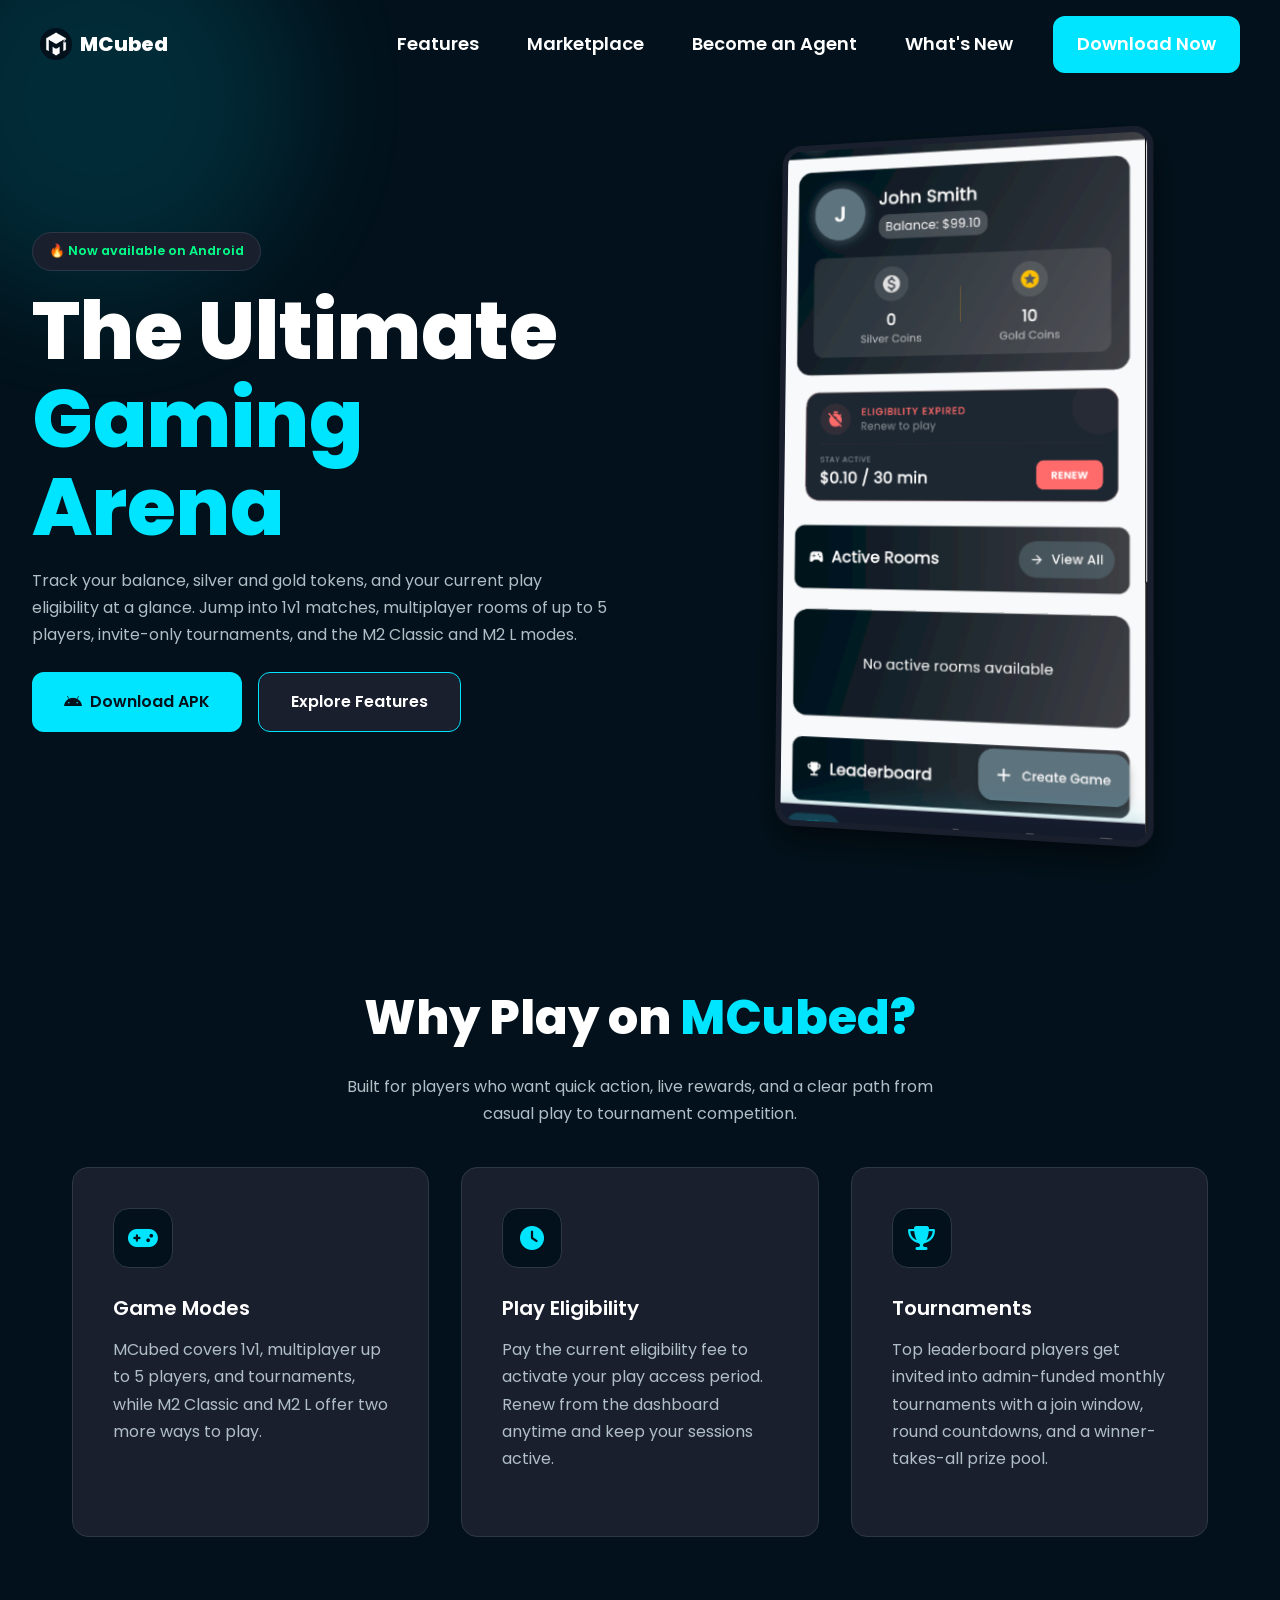
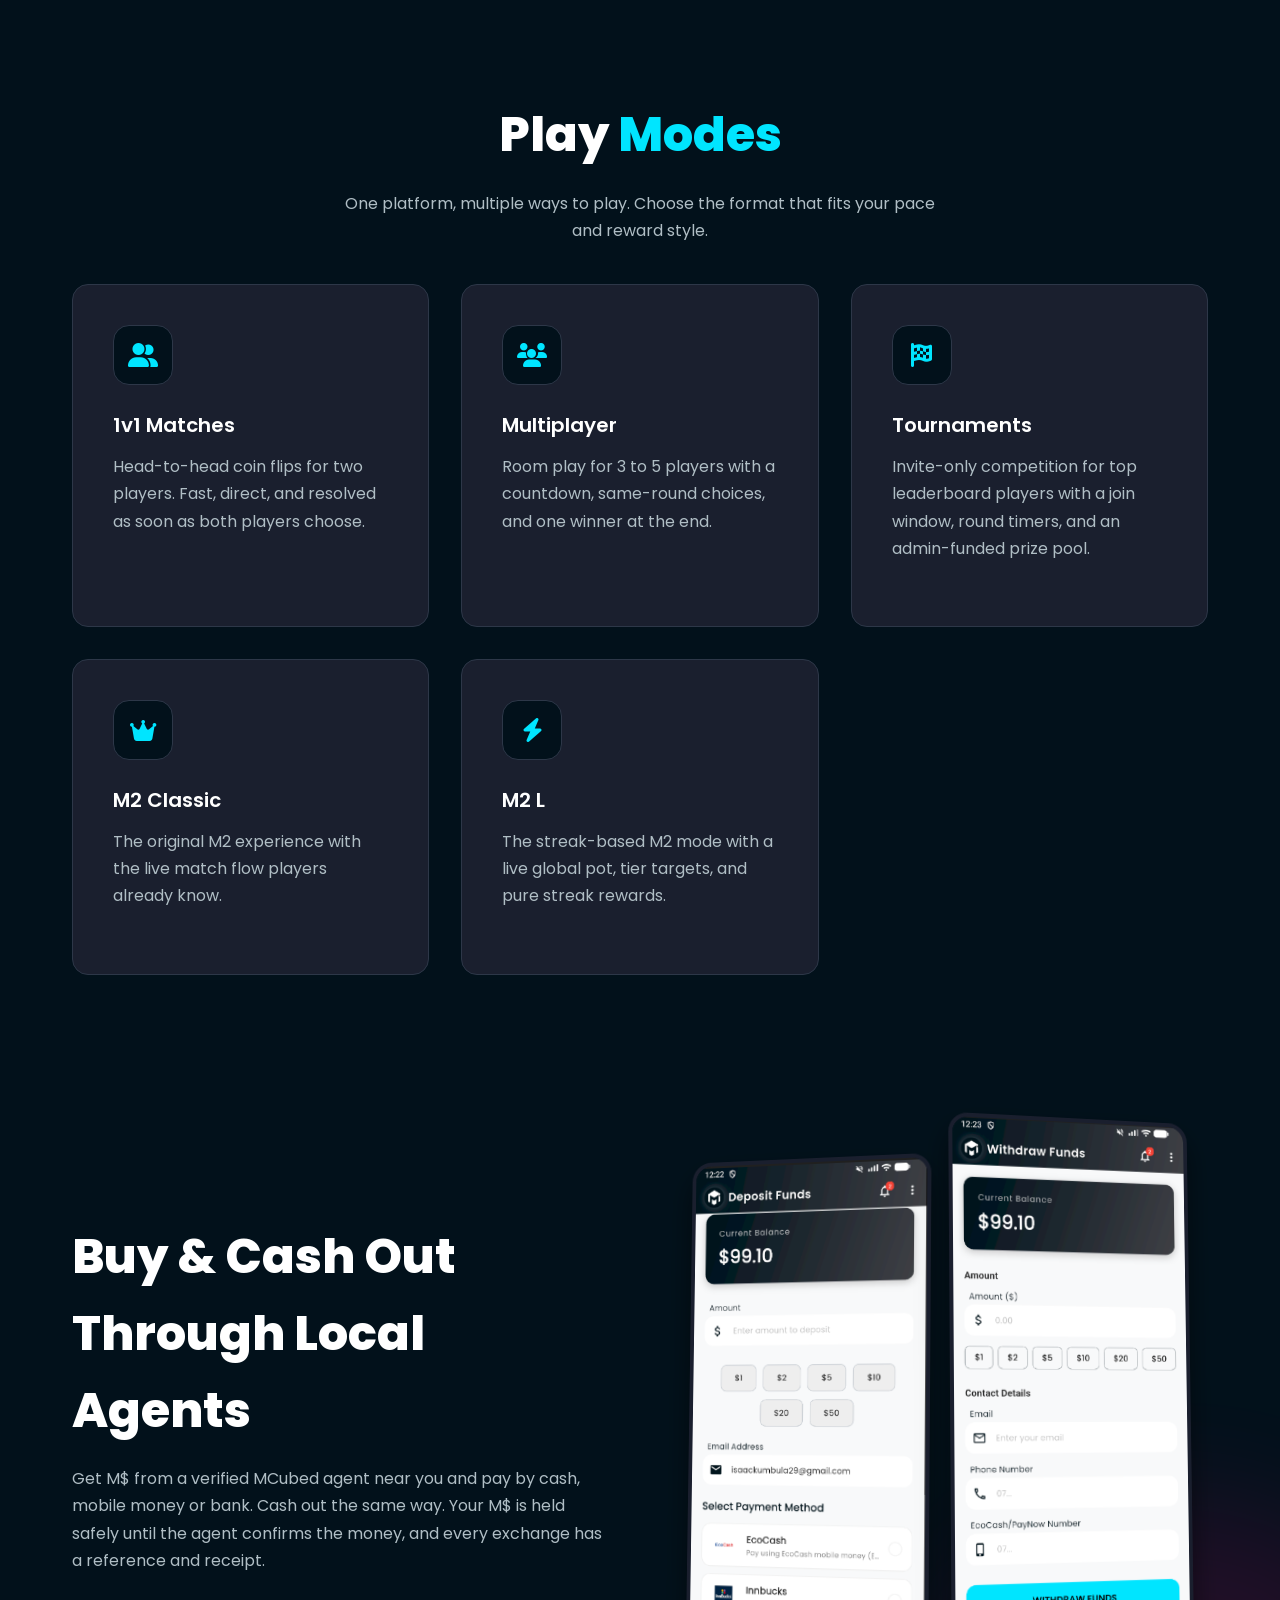
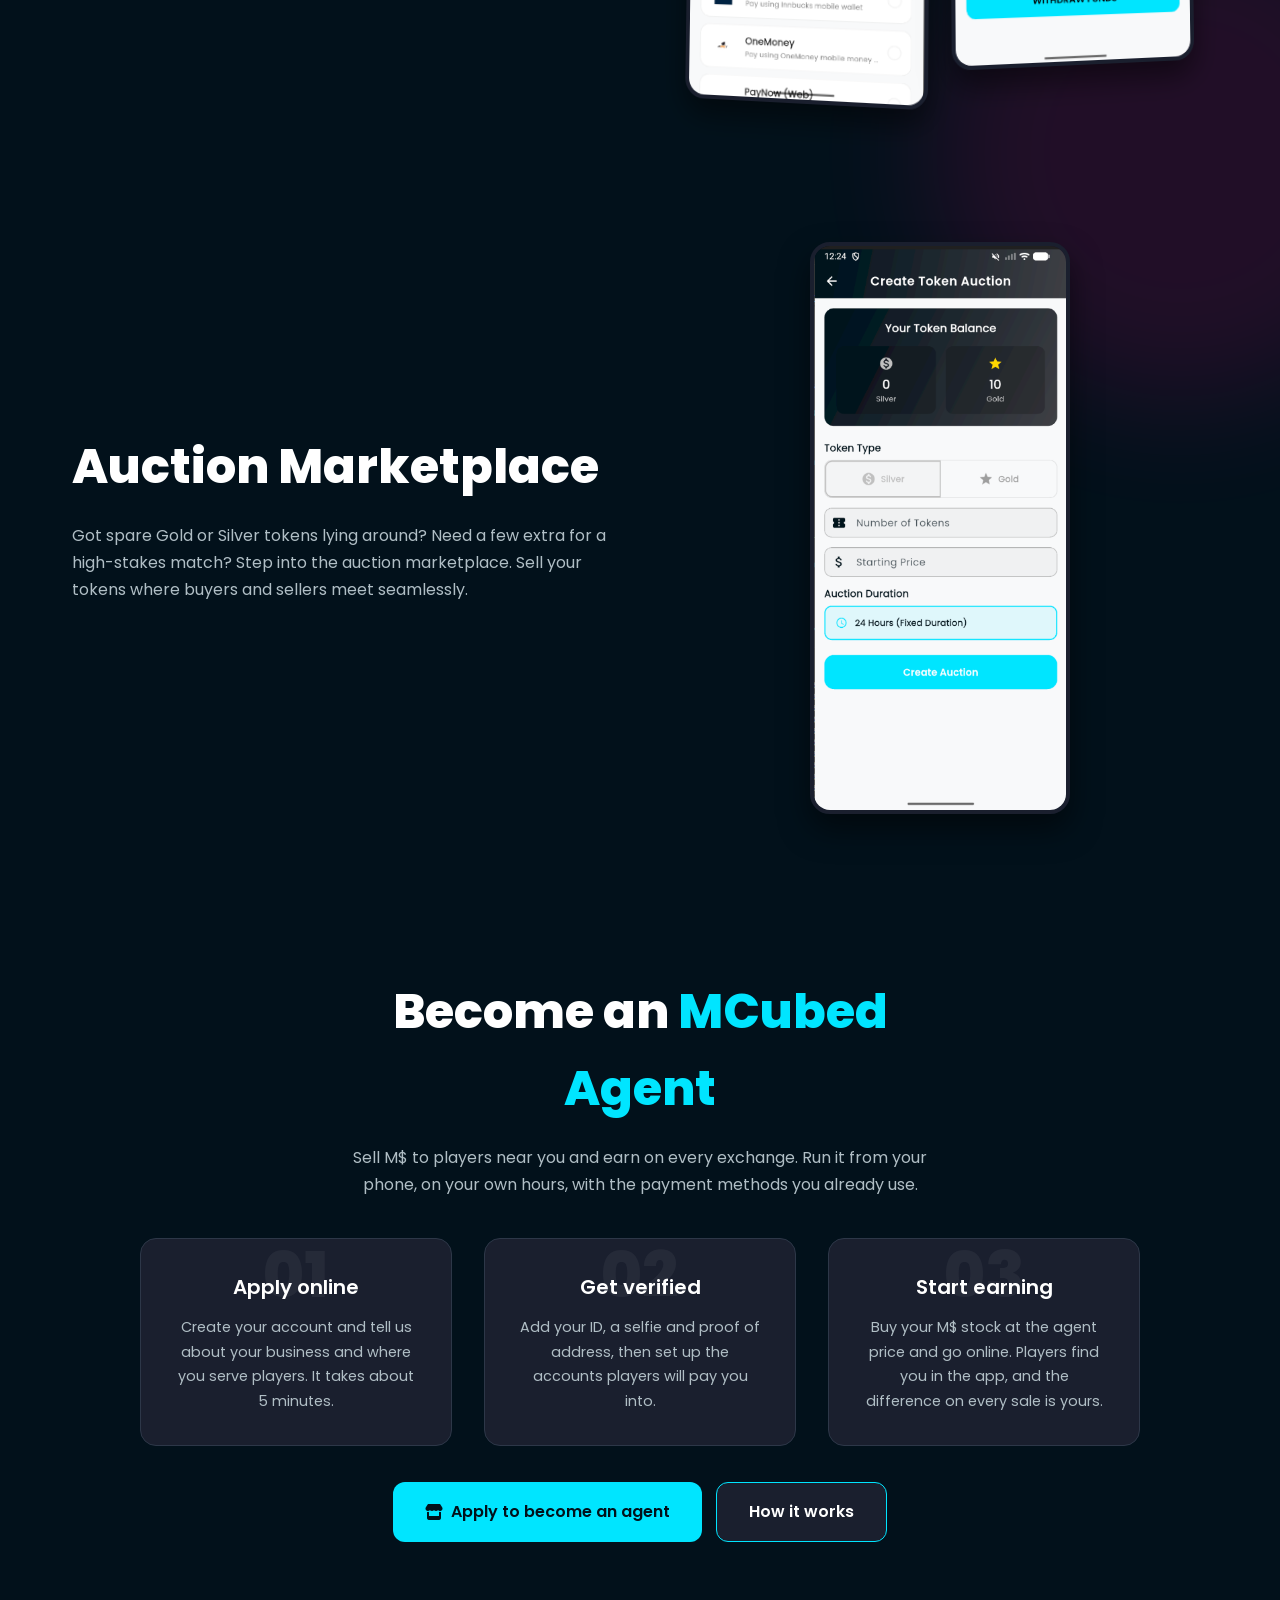
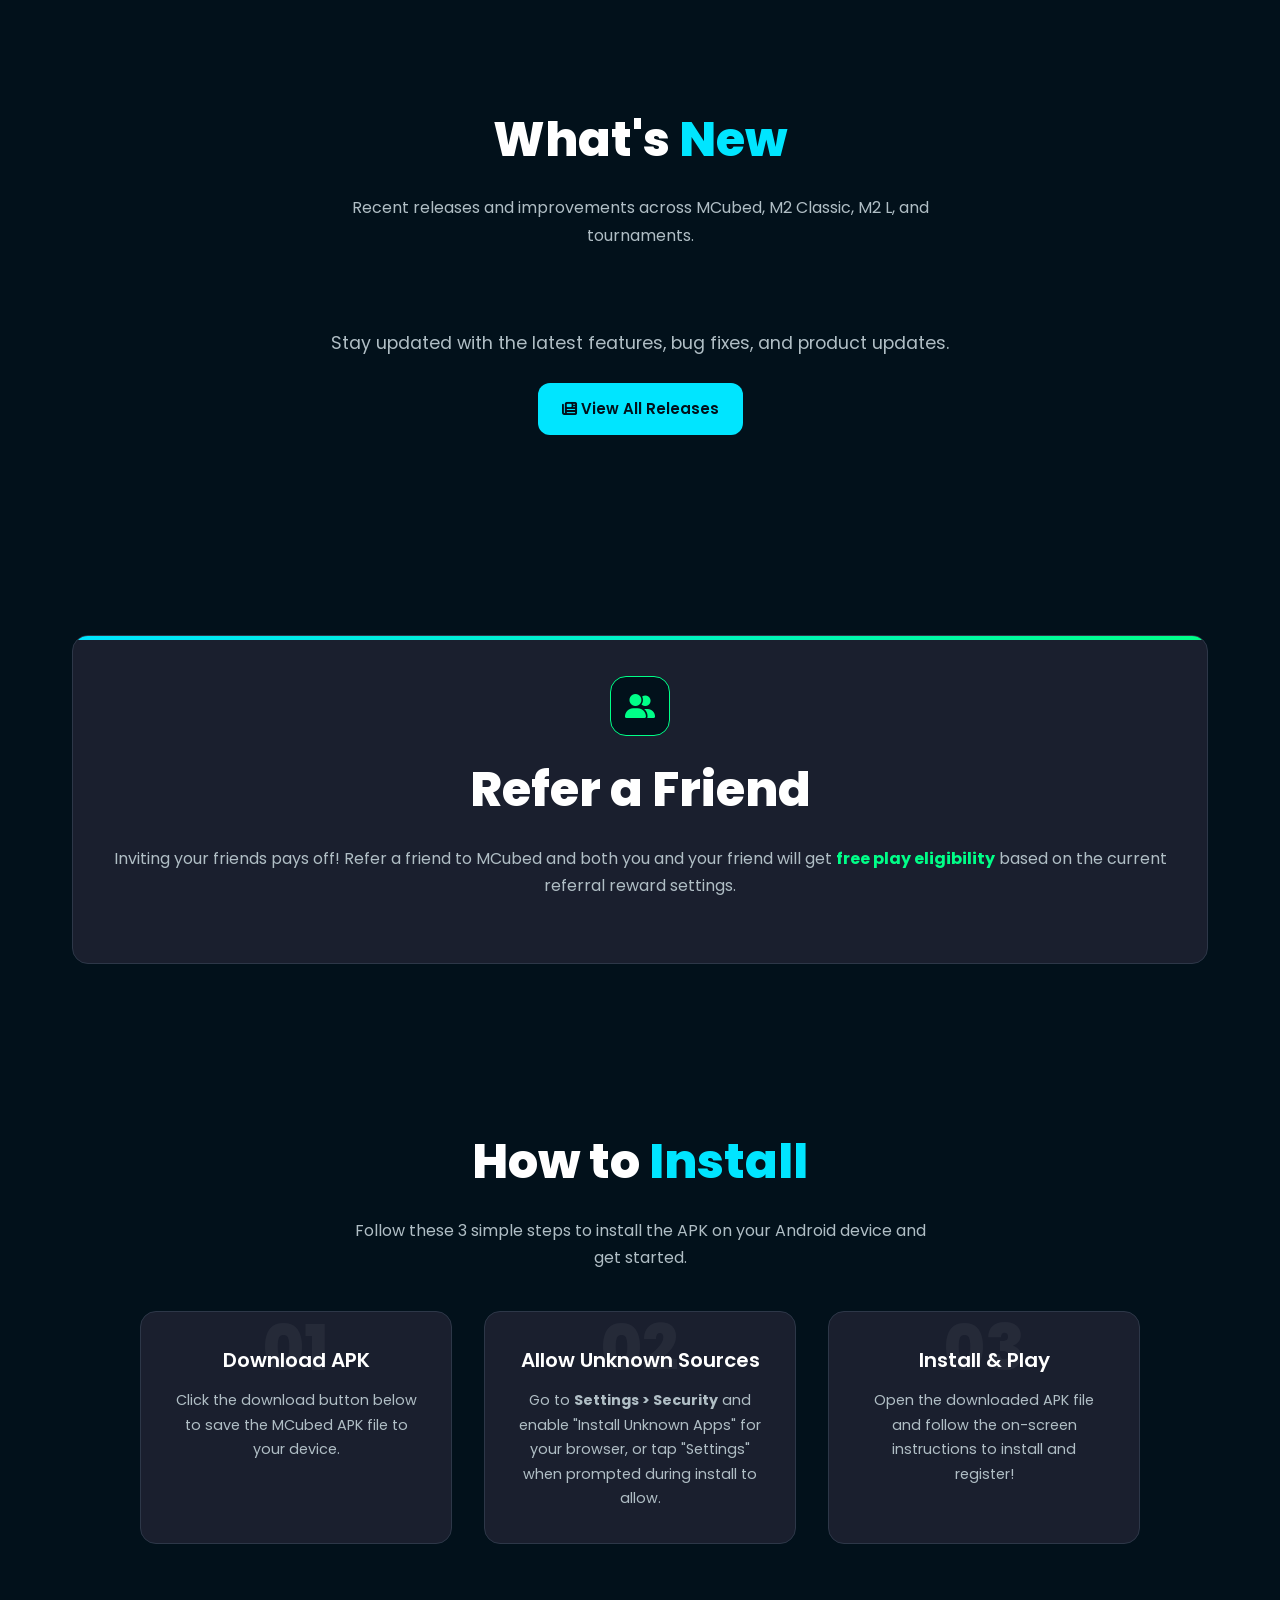
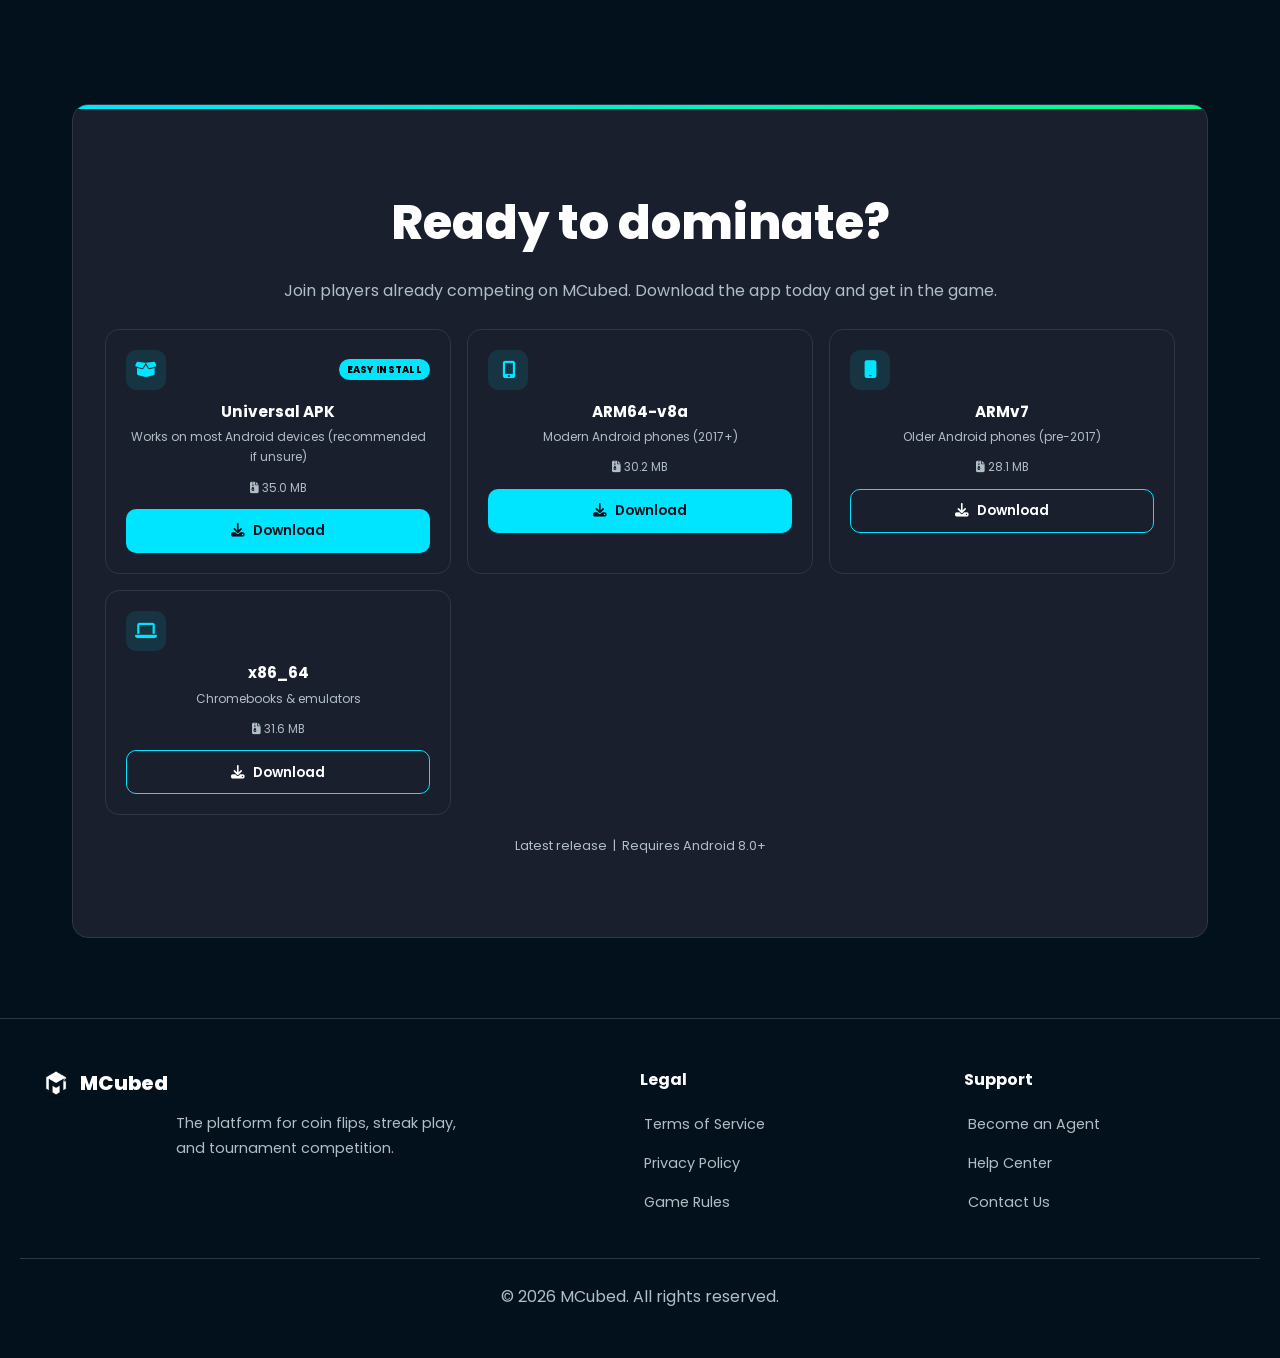
<file: index.html>
﻿<!doctype html>
<html lang="en">
  <head>
    <meta charset="UTF-8" />
    <meta name="viewport" content="width=device-width, initial-scale=1.0" />
    <meta
      name="description"
      content="MCubed is a competitive gaming platform with M2 Classic, M2 L, live tournaments, configurable play eligibility, and secure payments."
    />
    <title>MCubed | Competitive Gaming Platform</title>
    <link
      href="https://fonts.googleapis.com/css2?family=Poppins:wght@300;400;600;800&display=swap"
      rel="stylesheet"
    />
    <link
      rel="stylesheet"
      href="https://cdnjs.cloudflare.com/ajax/libs/font-awesome/6.4.0/css/all.min.css"
    />
    <link rel="stylesheet" href="styles.css" />
    <link rel="icon" type="image/png" href="favicon/favicon-96x96.png" sizes="96x96" />
    <link rel="icon" type="image/svg+xml" href="favicon/favicon.svg" />
    <link rel="shortcut icon" href="favicon/favicon.ico" />
    <link rel="apple-touch-icon" sizes="180x180" href="favicon/apple-touch-icon.png" />
    <link rel="manifest" href="favicon/site.webmanifest" />
  </head>
  <body>
    <div class="blob blob-1"></div>
    <div class="blob blob-2"></div>

    <nav class="navbar">
      <div class="nav-container">
        <a href="#" class="logo">
          <img
            src="logo.png"
            alt="MCubed Logo"
            onerror="this.style.display = 'none'"
          />
          <span>MCubed</span>
        </a>
        <button class="mobile-menu-toggle" id="mobileMenuToggle" aria-label="Toggle menu">
          <span></span>
          <span></span>
          <span></span>
        </button>
        <div class="nav-links" id="navLinks">
          <a href="#features">Features</a>
          <a href="#marketplace">Marketplace</a>
          <a href="#agents">Become an Agent</a>
          <a href="whatsnew.html">What's New</a>
          <a href="#download" class="btn btn-primary">Download Now</a>
        </div>
      </div>
      <div class="nav-overlay" id="navOverlay"></div>
    </nav>

    <header class="hero">
      <div class="hero-content fade-in-up">
        <div class="badge">🔥 Now available on Android</div>
        <h1>
          The Ultimate<br /><span class="accent-text">Gaming Arena</span>
        </h1>
        <p>
          Track your balance, silver and gold tokens, and your current play eligibility at a glance. Jump into 1v1 matches, multiplayer rooms of up to 5 players, invite-only tournaments, and the M2 Classic and M2 L modes.
        </p>
        <div class="hero-buttons">
          <a href="#download" class="btn btn-primary btn-large">
            <i class="fab fa-android"></i> Download APK
          </a>
          <a href="#features" class="btn btn-secondary btn-large"
            >Explore Features</a
          >
        </div>
      </div>
      <div class="hero-visual fade-in-up delay-1">
        <img src="assets/home.png" alt="MCubed Dashboard" class="hero-screenshot" />
      </div>
    </header>

    <section id="features" class="features section">
      <div class="section-header fade-in-up">
        <h2>Why Play on <span class="accent-text">MCubed?</span></h2>
        <p>
          Built for players who want quick action, live rewards, and a clear path from casual play to tournament competition.
        </p>
      </div>
      <div class="features-grid">
        <div class="feature-card glass fade-in-up">
          <div class="feature-icon"><i class="fas fa-gamepad"></i></div>
          <h3>Game Modes</h3>
          <p>
            MCubed covers 1v1, multiplayer up to 5 players, and tournaments, while M2 Classic and M2 L offer two more ways to play.
          </p>
        </div>
        <div class="feature-card glass fade-in-up delay-1">
          <div class="feature-icon"><i class="fas fa-clock"></i></div>
          <h3>Play Eligibility</h3>
          <p>
            Pay the current eligibility fee to activate your play access period. Renew from the dashboard anytime and keep your sessions active.
          </p>
        </div>
        <div class="feature-card glass fade-in-up delay-2">
          <div class="feature-icon"><i class="fas fa-trophy"></i></div>
          <h3>Tournaments</h3>
          <p>
            Top leaderboard players get invited into admin-funded monthly tournaments with a join window, round countdowns, and a winner-takes-all prize pool.
          </p>
        </div>
      </div>
    </section>

    <!-- Game Modes Showcase -->
    <section id="game-modes" class="features section">
      <div class="section-header fade-in-up">
        <h2>Play <span class="accent-text">Modes</span></h2>
        <p>
          One platform, multiple ways to play. Choose the format that fits your pace and reward style.
        </p>
      </div>
      <div class="features-grid">
        <div class="feature-card glass fade-in-up">
          <div class="feature-icon"><i class="fas fa-user-friends"></i></div>
          <h3>1v1 Matches</h3>
          <p>
            Head-to-head coin flips for two players. Fast, direct, and resolved as soon as both players choose.
          </p>
        </div>
        <div class="feature-card glass fade-in-up delay-1">
          <div class="feature-icon"><i class="fas fa-users"></i></div>
          <h3>Multiplayer</h3>
          <p>
            Room play for 3 to 5 players with a countdown, same-round choices, and one winner at the end.
          </p>
        </div>
        <div class="feature-card glass fade-in-up delay-2">
          <div class="feature-icon"><i class="fas fa-flag-checkered"></i></div>
          <h3>Tournaments</h3>
          <p>
            Invite-only competition for top leaderboard players with a join window, round timers, and an admin-funded prize pool.
          </p>
        </div>
        <div class="feature-card glass fade-in-up">
          <div class="feature-icon"><i class="fas fa-crown"></i></div>
          <h3>M2 Classic</h3>
          <p>
            The original M2 experience with the live match flow players already know.
          </p>
        </div>
        <div class="feature-card glass fade-in-up delay-1">
          <div class="feature-icon"><i class="fas fa-bolt"></i></div>
          <h3>M2 L</h3>
          <p>
            The streak-based M2 mode with a live global pot, tier targets, and pure streak rewards.
          </p>
        </div>
      </div>
    </section>

    <!-- Secure Banking Showcase -->
    <section class="feature-showcase section fade-in-up">
      <div class="showcase-content">
        <h2>Buy &amp; Cash Out Through Local Agents</h2>
        <p>
          Get M$ from a verified MCubed agent near you and pay by cash, mobile money or bank. Cash out the same way. Your M$ is held safely until the agent confirms the money, and every exchange has a reference and receipt.
        </p>
      </div>
      <div class="showcase-images dual-images">
        <img src="assets/deposit.png" alt="Deposit Screen" class="screenshot" />
        <img src="assets/withdraw.png" alt="Withdraw Screen" class="screenshot" />
      </div>
    </section>

    <!-- Marketplace Showcase -->
    <section id="marketplace" class="feature-showcase reverse section fade-in-up">
      <div class="showcase-images">
        <img src="assets/marketplace.png" alt="Auction Marketplace" class="screenshot" />
      </div>
      <div class="showcase-content">
        <h2>Auction Marketplace</h2>
        <p>
          Got spare Gold or Silver tokens lying around? Need a few extra for a high-stakes match? Step into the auction marketplace. Sell your tokens where buyers and sellers meet seamlessly.
        </p>
      </div>
    </section>

    <!-- Become an Agent -->
    <section id="agents" class="how-it-works agents section">
      <div class="section-header fade-in-up">
        <h2>Become an <span class="accent-text">MCubed Agent</span></h2>
        <p>Sell M$ to players near you and earn on every exchange. Run it from your phone, on your own hours, with the payment methods you already use.</p>
      </div>
      <div class="steps-container">
        <div class="step fade-in-up">
          <div class="step-number">01</div>
          <h3>Apply online</h3>
          <p>Create your account and tell us about your business and where you serve players. It takes about 5 minutes.</p>
        </div>
        <div class="step fade-in-up delay-1">
          <div class="step-number">02</div>
          <h3>Get verified</h3>
          <p>Add your ID, a selfie and proof of address, then set up the accounts players will pay you into.</p>
        </div>
        <div class="step fade-in-up delay-2">
          <div class="step-number">03</div>
          <h3>Start earning</h3>
          <p>Buy your M$ stock at the agent price and go online. Players find you in the app, and the difference on every sale is yours.</p>
        </div>
      </div>
      <div class="agents-cta fade-in-up">
        <a href="https://agents.mechanism3.com/?apply=1" class="btn btn-primary btn-large">
          <i class="fas fa-store"></i> Apply to become an agent
        </a>
        <a href="https://agents.mechanism3.com/become-an-agent" class="btn btn-secondary btn-large">
          How it works
        </a>
      </div>
    </section>

    <!-- What's New / Changelog -->
    <section id="whats-new" class="section">
      <div class="section-header fade-in-up">
        <h2>What's <span class="accent-text">New</span></h2>
        <p>Recent releases and improvements across MCubed, M2 Classic, M2 L, and tournaments.</p>
      </div>
      <div style="text-align: center; padding: 40px 20px;">
        <p style="font-size: 1.1rem; margin-bottom: 24px;">
          Stay updated with the latest features, bug fixes, and product updates.
        </p>
        <a href="whatsnew.html" class="btn btn-primary" style="display: inline-block;">
          <i class="fas fa-newspaper"></i> View All Releases
        </a>
      </div>
    </section>

    <!-- Referral CTA -->
    <section class="referral-cta section fade-in-up">
      <div class="cta-card glass">
        <div class="feature-icon"><i class="fas fa-user-friends"></i></div>
        <h2>Refer a Friend</h2>
        <p>Inviting your friends pays off! Refer a friend to MCubed and both you and your friend will get <strong>free play eligibility</strong> based on the current referral reward settings.</p>
      </div>
    </section>

    <!-- Installation Guide -->
    <section id="how-to-install" class="how-it-works section">
      <div class="section-header fade-in-up">
        <h2>How to <span class="accent-text">Install</span></h2>
        <p>Follow these 3 simple steps to install the APK on your Android device and get started.</p>
      </div>
      <div class="steps-container">
        <div class="step fade-in-up">
          <div class="step-number">01</div>
          <h3>Download APK</h3>
          <p>
            Click the download button below to save the MCubed APK file to your device.
          </p>
        </div>
        <div class="step fade-in-up delay-1">
          <div class="step-number">02</div>
          <h3>Allow Unknown Sources</h3>
          <p>
            Go to <strong>Settings &gt; Security</strong> and enable "Install Unknown Apps" for your browser, or tap "Settings" when prompted during install to allow.
          </p>
        </div>
        <div class="step fade-in-up delay-2">
          <div class="step-number">03</div>
          <h3>Install & Play</h3>
          <p>
            Open the downloaded APK file and follow the on-screen instructions to install and register!
          </p>
        </div>
      </div>
    </section>

    <section id="download" class="download-cta section">
      <div class="cta-card glass fade-in-up">
        <h2>Ready to dominate?</h2>
          <p>
            Join players already competing on MCubed. Download the app today and get in the game.
          </p>

        <div id="recommended-banner" class="recommended-banner" style="display:none">
          <i class="fas fa-bolt"></i>
          <span id="recommended-text">Detecting your device...</span>
        </div>

        <div class="apk-options">
          <div class="apk-card glass" id="card-universal">
            <div class="apk-card-header">
              <div class="apk-icon"><i class="fas fa-box-open"></i></div>
              <span class="apk-badge">Easy Install</span>
            </div>
            <div class="apk-info">
              <h4>Universal APK</h4>
              <p>Works on most Android devices (recommended if unsure)</p>
              <span class="apk-size" data-asset-name="mcubed-universal.apk"><i class="fas fa-file-archive"></i> 35.0 MB</span>
            </div>
            <a href="https://github.com/mcubeddata/mcubed_site/releases/latest/download/mcubed-universal.apk"
               class="btn btn-primary apk-download-btn">
              <i class="fas fa-download"></i> Download
            </a>
          </div>

          <div class="apk-card glass" id="card-arm64">
            <div class="apk-card-header">
              <div class="apk-icon"><i class="fas fa-mobile-alt"></i></div>
              <span class="apk-badge" id="badge-arm64" style="display:none">Recommended</span>
            </div>
            <div class="apk-info">
              <h4>ARM64-v8a</h4>
              <p>Modern Android phones (2017+)</p>
              <span class="apk-size" data-asset-name="mcubed-arm64-v8a.apk"><i class="fas fa-file-archive"></i> 30.2 MB</span>
            </div>
            <a href="https://github.com/mcubeddata/mcubed_site/releases/latest/download/mcubed-arm64-v8a.apk"
               class="btn btn-primary apk-download-btn">
              <i class="fas fa-download"></i> Download
            </a>
          </div>

          <div class="apk-card glass" id="card-armv7">
            <div class="apk-card-header">
              <div class="apk-icon"><i class="fas fa-mobile"></i></div>
              <span class="apk-badge" id="badge-armv7" style="display:none">Recommended</span>
            </div>
            <div class="apk-info">
              <h4>ARMv7</h4>
              <p>Older Android phones (pre-2017)</p>
              <span class="apk-size" data-asset-name="mcubed-armeabi-v7a.apk"><i class="fas fa-file-archive"></i> 28.1 MB</span>
            </div>
            <a href="https://github.com/mcubeddata/mcubed_site/releases/latest/download/mcubed-armeabi-v7a.apk"
               class="btn btn-secondary apk-download-btn">
              <i class="fas fa-download"></i> Download
            </a>
          </div>

          <div class="apk-card glass" id="card-x86">
            <div class="apk-card-header">
              <div class="apk-icon"><i class="fas fa-laptop"></i></div>
              <span class="apk-badge" id="badge-x86" style="display:none">Recommended</span>
            </div>
            <div class="apk-info">
              <h4>x86_64</h4>
              <p>Chromebooks &amp; emulators</p>
              <span class="apk-size" data-asset-name="mcubed-x86_64.apk"><i class="fas fa-file-archive"></i> 31.6 MB</span>
            </div>
            
            <a href="https://github.com/mcubeddata/mcubed_site/releases/latest/download/mcubed-x86_64.apk"
               class="btn btn-secondary apk-download-btn">
              <i class="fas fa-download"></i> Download
            </a>
          </div>
        </div>

        <p class="version-info" id="releaseVersionInfo">Latest release &nbsp;|&nbsp; Requires Android 8.0+</p>
      </div>
    </section>

    <footer class="footer">
      <div class="footer-content">
        <div class="footer-brand">
          <div class="logo">
            <img
              src="logo.png"
              alt="MCubed Logo"
              onerror="this.style.display = 'none'"
            />
            <span>MCubed</span>
          </div>
          <p>The platform for coin flips, streak play, and tournament competition.</p>
        </div>
        <div class="footer-links">
          <h4>Legal</h4>
          <a href="#">Terms of Service</a>
          <a href="#">Privacy Policy</a>
          <a href="#">Game Rules</a>
        </div>
        <div class="footer-links">
          <h4>Support</h4>
          <a href="https://agents.mechanism3.com/become-an-agent">Become an Agent</a>
          <a href="#">Help Center</a>
          <a href="#">Contact Us</a>
        </div>
      </div>
      <div class="footer-bottom">
        <p>&copy; 2026 MCubed. All rights reserved.</p>
      </div>
    </footer>

    <script src="script.js"></script>
  </body>
</html>
</file>
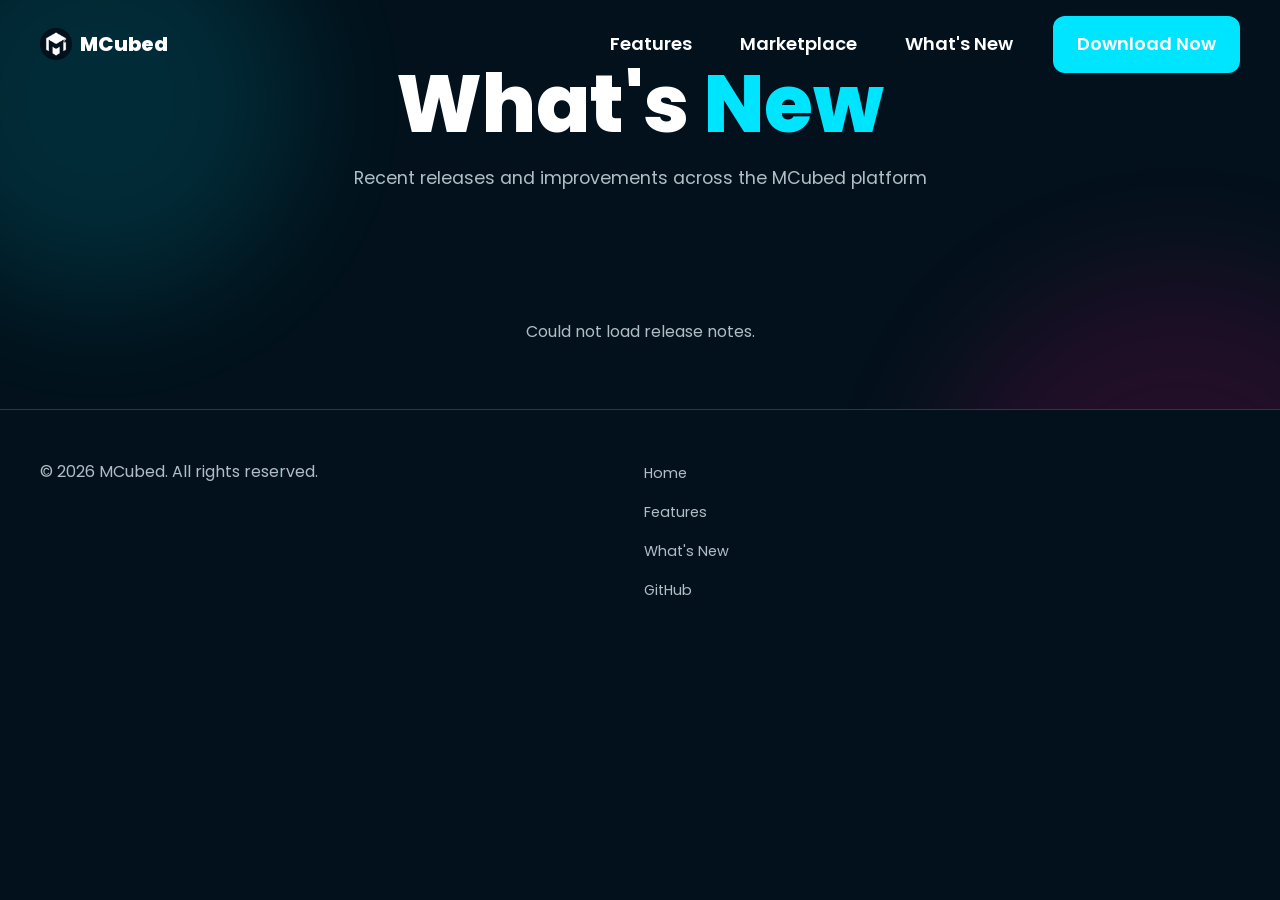
<file: whatsnew.html>
<!doctype html>
<html lang="en">
  <head>
    <meta charset="UTF-8" />
    <meta name="viewport" content="width=device-width, initial-scale=1.0" />
    <meta
      name="description"
      content="MCubed - What's New. View the latest updates across MCubed, M2 Classic, M2 L, and tournaments."
    />
    <title>What's New | MCubed</title>
    <link
      href="https://fonts.googleapis.com/css2?family=Poppins:wght@300;400;600;800&display=swap"
      rel="stylesheet"
    />
    <link
      rel="stylesheet"
      href="https://cdnjs.cloudflare.com/ajax/libs/font-awesome/6.4.0/css/all.min.css"
    />
    <link rel="stylesheet" href="styles.css" />
    <link rel="icon" type="image/png" href="favicon/favicon-96x96.png" sizes="96x96" />
  </head>
  <body>
    <div class="blob blob-1"></div>
    <div class="blob blob-2"></div>

    <!-- Navigation -->
    <nav class="navbar">
      <div class="nav-container">
        <a href="index.html" class="logo">
          <img
            src="logo.png"
            alt="MCubed Logo"
            onerror="this.style.display = 'none'"
          />
          <span>MCubed</span>
        </a>
        <button class="mobile-menu-toggle" id="mobileMenuToggle" aria-label="Toggle menu">
          <span></span>
          <span></span>
          <span></span>
        </button>
        <div class="nav-links" id="navLinks">
          <a href="index.html#features">Features</a>
          <a href="index.html#marketplace">Marketplace</a>
          <a href="whatsnew.html" class="active">What's New</a>
          <a href="index.html#download" class="btn btn-primary">Download Now</a>
        </div>
      </div>
      <div class="nav-overlay" id="navOverlay"></div>
    </nav>

    <!-- Header -->
    <header class="hero-small">
      <div class="hero-content fade-in-up" style="text-align: center; padding: 60px 20px;">
        <h1>What's <span class="accent-text">New</span></h1>
        <p style="margin-top: 16px; font-size: 1.1rem; max-width: 600px; margin-left: auto; margin-right: auto;">
          Recent releases and improvements across the MCubed platform
        </p>
      </div>
    </header>

    <!-- Release Notes Section -->
    <section class="section" style="max-width: 900px; margin: 0 auto; padding: 40px 20px;">
      <div id="changelog-list" class="changelog-list" style="gap: 1.5rem;">
        <div class="changelog-loading" style="text-align: center; padding: 40px;">
          <i class="fas fa-spinner fa-spin" style="font-size: 2rem; color: var(--primary); margin-bottom: 16px;"></i>
          <p>Loading release notes...</p>
        </div>
      </div>

    </section>

    <!-- Footer -->
    <footer class="footer">
      <div class="footer-content">
        <p>&copy; 2026 MCubed. All rights reserved.</p>
        <div class="footer-links">
          <a href="index.html">Home</a>
          <a href="index.html#features">Features</a>
          <a href="whatsnew.html">What's New</a>
          <a href="https://github.com/mcubeddata/mcubed_site" target="_blank">GitHub</a>
        </div>
      </div>
    </footer>

    <script src="script.js"></script>
    <script>
      // Load and display release notes on this page
      document.addEventListener('DOMContentLoaded', () => {
        loadChangelog();
      });
    </script>
  </body>
</html>
</file>
<file: styles.css>
/* MOBILE-FIRST STYLESHEET */

:root {
  --bg-dark: #02111b;
  --text-main: #ffffff;
  --text-muted: #b0bec5;
  --primary: #00e5ff;
  --secondary: #00ff88;
  --accent: #ff0080;
  --success: #4ecdc4;
  --error: #ff6b6b;
  --warning: #ff9800;
  --glass-bg: #1a1f2e;
  --glass-border: #2d3748;
}

* {
  margin: 0;
  padding: 0;
  box-sizing: border-box;
  -webkit-tap-highlight-color: transparent;
}

html {
  font-size: 14px;
  overflow-x: hidden;
  width: 100%;
}

body {
  font-family: "Poppins", sans-serif;
  background-color: var(--bg-dark);
  color: var(--text-main);
  line-height: 1.6;
  overflow-x: hidden;
  width: 100%;
  position: relative;
  scroll-behavior: smooth;
  -webkit-font-smoothing: antialiased;
  -moz-osx-font-smoothing: grayscale;
}

/* Mobile-First Typography */
h1 {
  font-size: clamp(2rem, 8vw, 5rem);
  line-height: 1.1;
  font-weight: 800;
  margin-bottom: 1rem;
}

h2 {
  font-size: clamp(1.5rem, 6vw, 3rem);
  font-weight: 800;
  margin-bottom: 1rem;
}

h3 {
  font-size: 1.25rem;
  font-weight: 600;
  margin-bottom: 0.75rem;
}

p {
  color: var(--text-muted);
  font-size: 1rem;
  margin-bottom: 1.5rem;
  line-height: 1.7;
}

.accent-text {
  color: var(--primary);
}

/* Background Blobs - hidden on mobile for performance */
.blob {
  position: absolute;
  filter: blur(60px);
  border-radius: 50%;
  z-index: -1;
  opacity: 0.12;
  animation: float 12s infinite ease-in-out alternate;
  pointer-events: none;
}

.blob-1 {
  top: -50px;
  left: -50px;
  width: 200px;
  height: 200px;
  background-color: var(--primary);
}

.blob-2 {
  top: 30%;
  right: -80px;
  width: 250px;
  height: 250px;
  background-color: var(--accent);
  animation-delay: -6s;
}

@keyframes float {
  0% { transform: translate(0, 0) scale(1); }
  100% { transform: translate(30px, 30px) scale(1.05); }
}

/* Mobile-First Layout */
.section {
  padding: 4rem 1.25rem;
  max-width: 1200px;
  margin: 0 auto;
}

/* Navbar - Mobile First */
.navbar {
  position: fixed;
  top: 0;
  left: 0;
  width: 100%;
  padding: 1rem 1.25rem;
  z-index: 100;
  transition: all 0.3s ease;
  background: transparent;
}

.navbar.scrolled {
  background-color: rgba(2, 17, 27, 0.95);
  backdrop-filter: blur(10px);
  border-bottom: 1px solid var(--glass-border);
  padding: 0.75rem 1.25rem;
}

.nav-container {
  max-width: 1200px;
  margin: 0 auto;
  display: flex;
  justify-content: space-between;
  align-items: center;
}

.logo {
  display: flex;
  align-items: center;
  gap: 0.5rem;
  text-decoration: none;
  color: var(--text-main);
  font-weight: 800;
  font-size: 1.25rem;
}

.logo img {
  height: 32px;
  border-radius: 6px;
  object-fit: contain;
}

/* Mobile Menu Toggle */
.mobile-menu-toggle {
  display: flex;
  flex-direction: column;
  gap: 5px;
  padding: 8px;
  background: none;
  border: none;
  cursor: pointer;
  z-index: 101;
}

.mobile-menu-toggle span {
  display: block;
  width: 24px;
  height: 2px;
  background: var(--text-main);
  border-radius: 2px;
  transition: all 0.3s ease;
}

.mobile-menu-toggle.active span:nth-child(1) {
  transform: rotate(45deg) translate(5px, 5px);
}

.mobile-menu-toggle.active span:nth-child(2) {
  opacity: 0;
}

.mobile-menu-toggle.active span:nth-child(3) {
  transform: rotate(-45deg) translate(5px, -5px);
}

/* Nav Links - Hidden by default on mobile */
.nav-links {
  position: fixed;
  top: 0;
  right: -100%;
  width: 80%;
  max-width: 300px;
  height: 100vh;
  background: var(--glass-bg);
  border-left: 1px solid var(--glass-border);
  display: none;
  flex-direction: column;
  align-items: center;
  justify-content: center;
  gap: 2rem;
  padding: 2rem;
  transition: right 0.3s ease;
  z-index: 100;
}

.nav-links.active {
  right: 0;
  display: flex;
}

.nav-links a {
  color: var(--text-main);
  text-decoration: none;
  font-weight: 600;
  font-size: 1.125rem;
  transition: color 0.3s ease;
}

.nav-links a:not(.btn) {
  padding: 0.5rem;
}

.nav-links a:hover:not(.btn) {
  color: var(--primary);
}

/* Overlay for mobile menu */
.nav-overlay {
  position: fixed;
  top: 0;
  left: 0;
  width: 100%;
  height: 100%;
  background: rgba(0, 0, 0, 0.5);
  opacity: 0;
  visibility: hidden;
  transition: all 0.3s ease;
  z-index: 99;
}

.nav-overlay.active {
  opacity: 1;
  visibility: visible;
}

/* Buttons - Mobile optimized touch targets */
.btn {
  display: inline-flex;
  align-items: center;
  justify-content: center;
  gap: 0.5rem;
  padding: 0.875rem 1.5rem;
  border-radius: 12px;
  font-weight: 600;
  font-size: 0.9375rem;
  text-decoration: none;
  transition: all 0.3s ease;
  cursor: pointer;
  white-space: nowrap;
  border: none;
  min-height: 44px;
  min-width: 44px;
}

.btn-primary {
  background-color: var(--primary);
  color: var(--bg-dark);
}

.btn-primary:hover {
  transform: translateY(-2px);
  box-shadow: 0 5px 15px rgba(0, 229, 255, 0.3);
}

.btn-secondary {
  background-color: var(--glass-bg);
  color: var(--text-main);
  border: 1px solid var(--primary);
}

.btn-secondary:hover {
  background-color: var(--primary);
  color: var(--bg-dark);
  transform: translateY(-2px);
}

.btn-large {
  padding: 1rem 2rem;
  font-size: 1rem;
  width: 100%;
}

.glowing-btn {
  animation: glow 2s infinite alternate;
}

@keyframes glow {
  0% { box-shadow: 0 0 10px rgba(0, 229, 255, 0.2); }
  100% { box-shadow: 0 0 25px rgba(0, 255, 136, 0.6); }
}

/* Hero Section - Mobile First */
.hero {
  min-height: 100vh;
  display: flex;
  flex-direction: column;
  align-items: center;
  justify-content: center;
  padding: 6rem 1.25rem 3rem;
  text-align: center;
  gap: 2rem;
}

.hero-content {
  width: 100%;
  order: 1;
}

.badge {
  display: inline-block;
  padding: 0.5rem 1rem;
  background-color: var(--glass-bg);
  color: var(--secondary);
  border-radius: 50px;
  font-weight: 600;
  font-size: 0.8rem;
  margin-bottom: 1rem;
  border: 1px solid var(--glass-border);
}

.hero-buttons {
  display: flex;
  flex-direction: column;
  gap: 0.75rem;
  width: 100%;
  max-width: 300px;
  margin: 0 auto;
}

.hero-visual {
  width: 100%;
  display: flex;
  justify-content: center;
  order: 2;
  perspective: 1000px;
}

.hero-screenshot {
  width: 100%;
  max-width: 280px;
  max-height: 500px;
  border-radius: 20px;
  margin: 0 auto;
  box-shadow: 0 15px 30px rgba(0, 0, 0, 0.5);
  border: 4px solid var(--glass-bg);
  object-fit: cover;
  transform: none;
}

/* Feature Showcase - Mobile First */
.feature-showcase {
  display: flex;
  flex-direction: column;
  align-items: center;
  gap: 2rem;
  text-align: center;
}

.showcase-content {
  width: 100%;
  order: 1;
}

.showcase-images {
  width: 100%;
  display: flex;
  justify-content: center;
  gap: 1rem;
  order: 2;
  perspective: 1000px;
}

.screenshot {
  width: 100%;
  max-width: 260px;
  border-radius: 20px;
  box-shadow: 0 15px 30px rgba(0, 0, 0, 0.5);
  border: 4px solid var(--glass-bg);
  object-fit: cover;
}

.dual-images {
  flex-direction: column;
  gap: 1rem;
  align-items: center;
}

.dual-images .screenshot {
  max-width: 280px;
  transform: none;
}

.dual-images .screenshot:nth-child(1),
.dual-images .screenshot:nth-child(2) {
  transform: none;
}

/* Features Grid - Mobile First */
.section-header {
  text-align: center;
  max-width: 600px;
  margin: 0 auto 2.5rem;
}

.features-grid {
  display: grid;
  grid-template-columns: 1fr;
  gap: 1.25rem;
}

.glass {
  background-color: var(--glass-bg);
  border: 1px solid var(--glass-border);
  border-radius: 16px;
  padding: 1.5rem;
  transition: transform 0.3s ease, border-color 0.3s ease;
}

.glass:hover {
  transform: translateY(-3px);
  border-color: var(--primary);
}

.feature-icon {
  width: 48px;
  height: 48px;
  background-color: var(--bg-dark);
  border: 1px solid var(--glass-border);
  border-radius: 12px;
  display: flex;
  align-items: center;
  justify-content: center;
  font-size: 1.25rem;
  color: var(--primary);
  margin-bottom: 1rem;
}

/* Referral CTA */
.referral-cta .cta-card {
  text-align: center;
  padding: 2.5rem 1.5rem;
  display: flex;
  flex-direction: column;
  align-items: center;
}

.referral-cta .cta-card .feature-icon {
  margin: 0 auto 1rem;
  color: var(--secondary);
  background-color: var(--bg-dark);
  border-color: var(--secondary);
}

.referral-cta .cta-card strong {
  color: var(--secondary);
}

/* How It Works - Mobile First */
.steps-container {
  display: grid;
  grid-template-columns: 1fr;
  gap: 1.5rem;
  max-width: 1000px;
  margin: 0 auto;
}

.step {
  text-align: center;
  position: relative;
  padding: 1.5rem;
  background-color: var(--glass-bg);
  border: 1px solid var(--glass-border);
  border-radius: 16px;
  transition: transform 0.3s ease, border-color 0.3s ease;
}

.step:hover {
  transform: translateY(-3px);
  border-color: var(--primary);
}

.step-number {
  font-size: 3rem;
  font-weight: 800;
  color: rgba(255, 255, 255, 0.05);
  position: absolute;
  top: -10px;
  left: 50%;
  transform: translateX(-50%);
  z-index: 0;
}

.step h3, .step p {
  position: relative;
  z-index: 1;
}

.step p {
  margin-bottom: 0;
  font-size: 0.9rem;
}

/* Download CTA - Mobile First */
.download-cta {
  padding-bottom: 4rem;
}

.cta-card {
  text-align: center;
  padding: 2.5rem 1.25rem;
  position: relative;
  overflow: hidden;
}

.cta-card::before {
  content: "";
  position: absolute;
  top: 0;
  left: 0;
  width: 100%;
  height: 4px;
  background: linear-gradient(90deg, var(--primary), var(--secondary));
}

/* APK Download Cards - Mobile First */
.recommended-banner {
  display: flex;
  align-items: center;
  justify-content: center;
  gap: 8px;
  background: rgba(0, 229, 255, 0.1);
  border: 1px solid rgba(0, 229, 255, 0.35);
  border-radius: 12px;
  padding: 10px 14px;
  margin: 12px 0 20px;
  color: var(--primary);
  font-size: 0.8rem;
  font-weight: 600;
  flex-wrap: wrap;
}

.recommended-banner i { font-size: 1rem; }

.apk-options {
  display: grid;
  grid-template-columns: 1fr;
  gap: 12px;
  margin: 8px 0 20px;
}

.apk-card {
  display: flex;
  flex-direction: column;
  gap: 10px;
  padding: 16px;
  border-radius: 14px;
  border: 1px solid var(--glass-border);
  transition: transform 0.2s ease, border-color 0.2s ease, box-shadow 0.2s ease;
}

.apk-card:hover {
  transform: translateY(-3px);
  box-shadow: 0 8px 24px rgba(0,0,0,0.4);
}

.apk-card.recommended {
  border-color: var(--primary);
  box-shadow: 0 0 16px rgba(0, 229, 255, 0.15);
}

.apk-card-header {
  display: flex;
  align-items: center;
  justify-content: space-between;
}

.apk-icon {
  width: 40px;
  height: 40px;
  border-radius: 10px;
  background: rgba(0, 229, 255, 0.1);
  display: flex;
  align-items: center;
  justify-content: center;
  font-size: 1.1rem;
  color: var(--primary);
}

.apk-badge {
  background: var(--primary);
  color: #000;
  font-size: 0.6rem;
  font-weight: 800;
  padding: 3px 8px;
  border-radius: 20px;
  text-transform: uppercase;
  letter-spacing: 0.03em;
}

.apk-info h4 {
  font-size: 0.95rem;
  font-weight: 700;
  color: var(--text-main);
  margin-bottom: 3px;
}

.apk-info p {
  font-size: 0.75rem;
  color: var(--text-muted);
  margin-bottom: 6px;
}

.apk-size {
  font-size: 0.72rem;
  color: var(--text-muted);
}

.apk-download-btn {
  width: 100%;
  text-align: center;
  padding: 10px 14px;
  font-size: 0.85rem;
  border-radius: 10px;
  min-height: 44px;
}

.github-releases-link {
  color: var(--primary);
  text-decoration: none;
  font-size: 0.8rem;
  transition: opacity 0.2s;
}

.github-releases-link:hover { opacity: 0.75; }

.version-info {
  font-size: 0.8rem;
  margin-top: 1rem;
  margin-bottom: 0;
  color: var(--text-muted);
}

/* Footer - Mobile First */
.footer {
  border-top: 1px solid var(--glass-border);
  padding: 3rem 1.25rem 1.5rem;
  background-color: var(--bg-dark);
}

.footer-content {
  max-width: 1200px;
  margin: 0 auto;
  display: grid;
  grid-template-columns: 1fr;
  gap: 2rem;
  margin-bottom: 2rem;
  text-align: center;
}

.footer-brand p {
  margin: 0.75rem auto 0;
  max-width: 280px;
  font-size: 0.9rem;
}

.footer-links h4 {
  margin-bottom: 1rem;
  color: var(--text-main);
  font-size: 1rem;
}

.footer-links a {
  display: block;
  color: var(--text-muted);
  text-decoration: none;
  margin-bottom: 0.5rem;
  font-size: 0.9rem;
  transition: color 0.3s ease;
  padding: 0.25rem;
}

.footer-links a:hover {
  color: var(--primary);
}

.footer-bottom {
  text-align: center;
  padding-top: 1.5rem;
  border-top: 1px solid var(--glass-border);
  color: var(--text-muted);
  font-size: 0.8rem;
}

/* Scroll Animations */
.fade-in-up {
  opacity: 0;
  transform: translateY(20px);
  transition: opacity 0.6s ease, transform 0.6s ease;
}

.fade-in-up.visible {
  opacity: 1;
  transform: translateY(0);
}

/* ===== Changelog Section ===== */
.changelog-list {
  display: flex;
  flex-direction: column;
  gap: 1.25rem;
  max-width: 800px;
  margin: 0 auto;
}

.changelog-loading {
  text-align: center;
  color: var(--text-muted);
  padding: 2rem 0;
}

.changelog-card {
  position: relative;
  overflow: hidden;
}

.changelog-card::before {
  content: "";
  position: absolute;
  top: 0;
  left: 0;
  width: 100%;
  height: 3px;
  background: linear-gradient(90deg, var(--primary), var(--secondary));
}

.changelog-card-header {
  display: flex;
  align-items: center;
  justify-content: space-between;
  flex-wrap: wrap;
  gap: 0.5rem;
  margin-bottom: 1rem;
  padding-top: 0.5rem;
}

.changelog-tag {
  color: var(--primary);
  font-weight: 700;
  font-size: 1rem;
  display: flex;
  align-items: center;
  gap: 0.4rem;
}

.changelog-tag i {
  font-size: 0.85rem;
}

.changelog-date {
  color: var(--text-muted);
  font-size: 0.8rem;
}

.changelog-section-header {
  color: var(--secondary) !important;
  font-size: 0.8rem !important;
  font-weight: 700 !important;
  text-transform: uppercase;
  letter-spacing: 0.05em;
  margin-top: 0.75rem !important;
  margin-bottom: 0.25rem !important;
}

.changelog-body p {
  color: var(--text-muted);
  font-size: 0.9rem;
  line-height: 1.7;
  margin-bottom: 0.5rem;
}

.changelog-body ul {
  list-style: none;
  padding: 0;
  margin: 0;
}

.changelog-body li {
  color: var(--text-muted);
  font-size: 0.9rem;
  line-height: 1.7;
  padding-left: 1.2rem;
  position: relative;
  margin-bottom: 0.35rem;
}

.changelog-body li::before {
  content: "•";
  color: var(--primary);
  position: absolute;
  left: 0;
  font-weight: bold;
}

@media (min-width: 768px) {
  .changelog-list {
    gap: 1.5rem;
  }
}

.delay-1 { transition-delay: 0.1s; }
.delay-2 { transition-delay: 0.2s; }

/* TABLET & DESKTOP BREAKPOINTS */

/* Tablet (768px+) */
@media (min-width: 768px) {
  html { font-size: 15px; }
  
  .section {
    padding: 5rem 2rem;
  }
  
  .hero {
    padding: 7rem 2rem 4rem;
  }
  
  .hero-buttons {
    flex-direction: row;
    max-width: none;
    gap: 1rem;
  }
  
  .btn-large {
    width: auto;
  }
  
  .features-grid {
    grid-template-columns: repeat(2, 1fr);
    gap: 1.5rem;
  }
  
  .steps-container {
    grid-template-columns: repeat(2, 1fr);
    gap: 1.5rem;
  }
  
  .apk-options {
    grid-template-columns: repeat(2, 1fr);
    gap: 14px;
  }
  
  .footer-content {
    grid-template-columns: 2fr 1fr 1fr;
    gap: 3rem;
    text-align: left;
  }
  
  .logo {
    justify-content: flex-start;
  }
  
  /* Show blobs on larger screens */
  .blob-1 {
    width: 300px;
    height: 300px;
    top: -80px;
    left: -80px;
  }
  
  .blob-2 {
    width: 400px;
    height: 400px;
  }
}

/* Desktop (992px+) */
@media (min-width: 992px) {
  html { font-size: 16px; }
  
  .mobile-menu-toggle {
    display: none;
  }
  
  .nav-links {
    position: static;
    width: auto;
    max-width: none;
    height: auto;
    background: transparent;
    border: none;
    display: flex;
    flex-direction: row;
    padding: 0;
    gap: 2rem;
    align-items: center;
  }
  
  .nav-overlay {
    display: none;
  }
  
  .hero {
    flex-direction: row;
    text-align: left;
    padding: 8rem 2rem 4rem;
    gap: 4rem;
  }
  
  .hero-content {
    flex: 1;
    order: 0;
  }
  
  .hero-visual {
    flex: 1;
    order: 0;
  }
  
  .hero-screenshot {
    max-width: 320px;
    max-height: 600px;
    border-width: 6px;
    transform: rotateY(-10deg) rotateX(2deg);
  }
  
  .feature-showcase {
    flex-direction: row;
    text-align: left;
    gap: 4rem;
  }
  
  .feature-showcase.reverse {
    flex-direction: row-reverse;
  }
  
  .showcase-content {
    flex: 1;
    order: 0;
  }
  
  .showcase-images {
    flex: 1;
    order: 0;
  }
  
  .dual-images {
    flex-direction: row;
  }
  
  .dual-images .screenshot {
    max-width: 220px;
  }
  
  .dual-images .screenshot:nth-child(1) {
    transform: rotateY(-10deg) rotateX(2deg) translateY(20px);
  }
  
  .dual-images .screenshot:nth-child(2) {
    transform: rotateY(10deg) rotateX(2deg) translateY(-20px);
  }
  
  .features-grid {
    grid-template-columns: repeat(3, 1fr);
    gap: 2rem;
  }
  
  .glass {
    padding: 2.5rem;
  }
  
  .feature-icon {
    width: 60px;
    height: 60px;
    font-size: 1.5rem;
    border-radius: 16px;
    margin-bottom: 1.5rem;
  }
  
  .steps-container {
    grid-template-columns: repeat(3, 1fr);
    gap: 2rem;
  }
  
  .step {
    padding: 2rem;
  }
  
  .step-number {
    font-size: 4rem;
    top: -15px;
  }
  
  .cta-card {
    padding: 5rem 2rem;
  }
  
  .apk-options {
    grid-template-columns: repeat(3, 1fr);
    gap: 16px;
  }
  
  .apk-card {
    padding: 20px;
  }
  
  /* Larger blobs for desktop */
  .blob-1 {
    width: 400px;
    height: 400px;
    top: -100px;
    left: -100px;
  }
  
  .blob-2 {
    width: 500px;
    height: 500px;
    top: 40%;
    right: -150px;
  }
}

/* Large Desktop (1200px+) */
@media (min-width: 1200px) {
  .hero-screenshot {
    max-width: 380px;
    max-height: 700px;
  }
  
  .dual-images .screenshot {
    max-width: 250px;
  }
}


/* Become an Agent */
.agents-cta {
  display: flex;
  flex-wrap: wrap;
  justify-content: center;
  gap: 14px;
  margin-top: 36px;
}
.agents-cta .btn {
  text-align: center;
}
@media (max-width: 600px) {
  .agents-cta .btn {
    width: 100%;
  }
}
</file>
